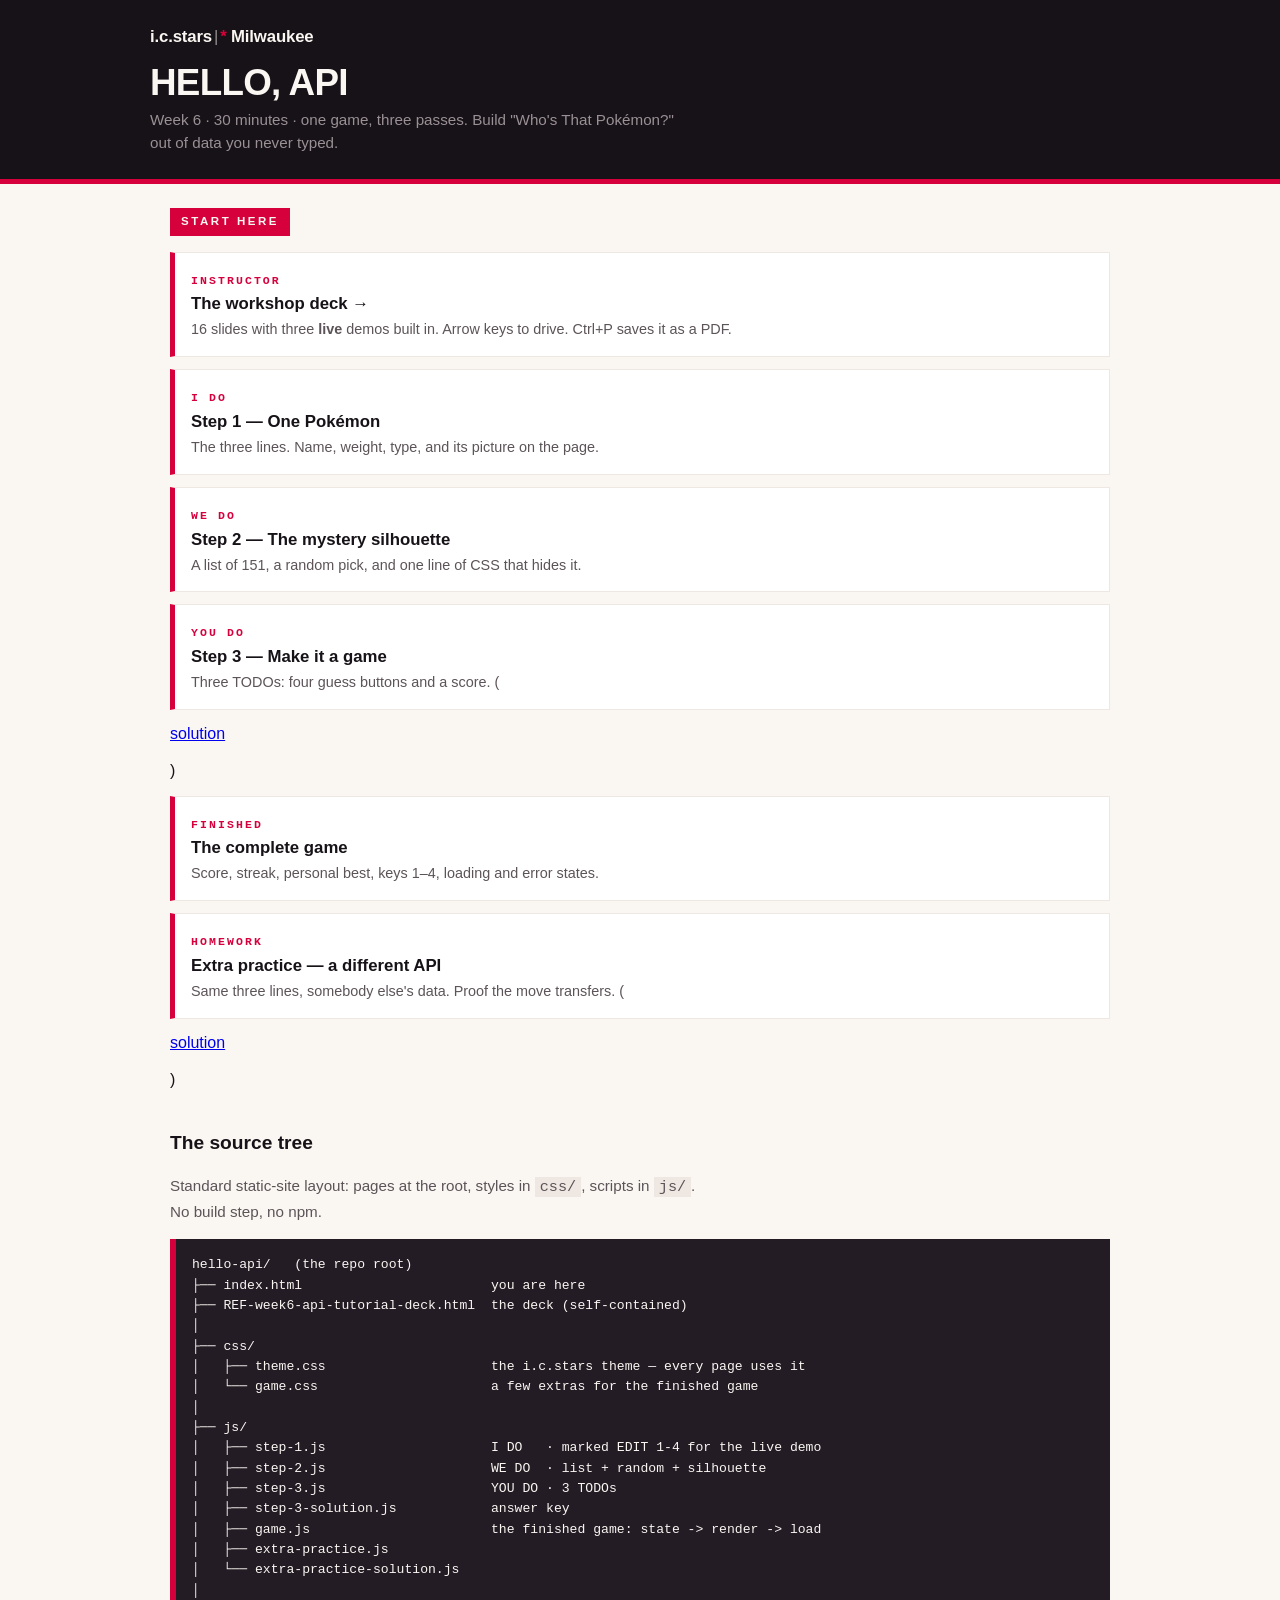
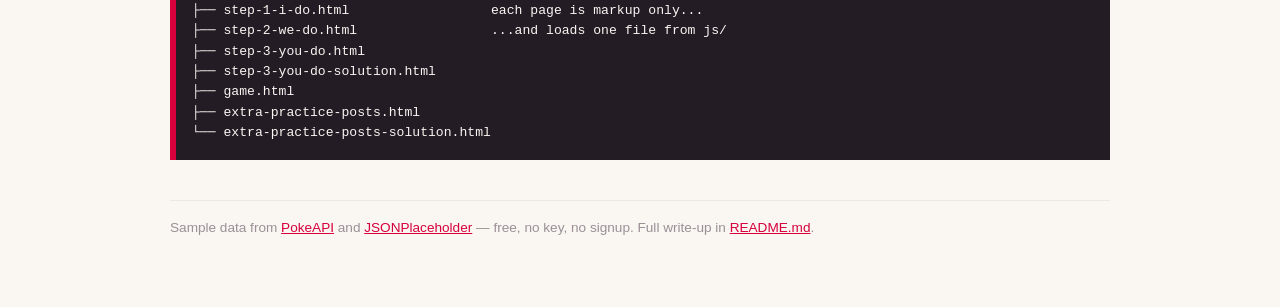
<file: index.html>
<!DOCTYPE html>
<html lang="en">
<head>
  <meta charset="UTF-8">
  <meta name="viewport" content="width=device-width, initial-scale=1.0">
  <title>Hello, API — i.c.stars Week 6 Tutorial</title>
  <link rel="stylesheet" href="css/theme.css">
  <style>
    .links { display: grid; gap: 12px; margin-top: 16px; }
    .link {
      display: block;
      text-decoration: none;
      color: var(--ink);
      background: #fff;
      border: 1px solid var(--paper-dim);
      border-left: 5px solid var(--red);
      padding: 14px 16px;
    }
    .link:hover { background: var(--paper-dim); }
    .link b { display: block; font-size: 1.05rem; }
    .link span { color: var(--grey-dark); font-size: .9rem; }
    .link .pass {
      font-family: var(--mono); font-size: .72rem; letter-spacing: .18em;
      text-transform: uppercase; color: var(--red); font-weight: 700;
    }
    .tree {
      font-family: var(--mono); font-size: .82rem; white-space: pre;
      background: var(--ink-soft); color: var(--paper);
      border-left: 6px solid var(--red); padding: 16px; overflow-x: auto;
      margin-top: 16px;
    }
  </style>
</head>
<body>

  <header class="ics-header">
    <div class="ics-wrap">
      <div class="ics-brand">i.c.stars<span class="pipe">|</span><span class="star">*</span> Milwaukee</div>
      <h1 class="ics-title">Hello, API</h1>
      <p class="ics-sub">
        Week 6 · 30 minutes · one game, three passes. Build "Who's That Pokémon?"
        out of data you never typed.
      </p>
    </div>
  </header>

  <main class="ics-wrap">

    <span class="ics-step">Start here</span>

    <div class="links">
      <a class="link" href="REF-week6-api-tutorial-deck.html">
        <span class="pass">Instructor</span>
        <b>The workshop deck &rarr;</b>
        <span>16 slides with three <strong>live</strong> demos built in. Arrow keys to drive.
          Ctrl+P saves it as a PDF.</span>
      </a>

      <a class="link" href="step-1-i-do.html">
        <span class="pass">I do</span>
        <b>Step 1 — One Pokémon</b>
        <span>The three lines. Name, weight, type, and its picture on the page.</span>
      </a>

      <a class="link" href="step-2-we-do.html">
        <span class="pass">We do</span>
        <b>Step 2 — The mystery silhouette</b>
        <span>A list of 151, a random pick, and one line of CSS that hides it.</span>
      </a>

      <a class="link" href="step-3-you-do.html">
        <span class="pass">You do</span>
        <b>Step 3 — Make it a game</b>
        <span>Three TODOs: four guess buttons and a score.
          (<a href="step-3-you-do-solution.html">solution</a>)</span>
      </a>

      <a class="link" href="game.html">
        <span class="pass">Finished</span>
        <b>The complete game</b>
        <span>Score, streak, personal best, keys 1&ndash;4, loading and error states.</span>
      </a>

      <a class="link" href="extra-practice-posts.html">
        <span class="pass">Homework</span>
        <b>Extra practice — a different API</b>
        <span>Same three lines, somebody else's data. Proof the move transfers.
          (<a href="extra-practice-posts-solution.html">solution</a>)</span>
      </a>
    </div>

    <h2 style="margin-top:36px;font-size:1.2rem">The source tree</h2>
    <p class="ics-sub" style="color:var(--grey-dark)">
      Standard static-site layout: pages at the root, styles in <code>css/</code>,
      scripts in <code>js/</code>. No build step, no npm.
    </p>

    <div class="tree">hello-api/   (the repo root)
├── index.html                        you are here
├── REF-week6-api-tutorial-deck.html  the deck (self-contained)
│
├── css/
│   ├── theme.css                     the i.c.stars theme — every page uses it
│   └── game.css                      a few extras for the finished game
│
├── js/
│   ├── step-1.js                     I DO   · marked EDIT 1-4 for the live demo
│   ├── step-2.js                     WE DO  · list + random + silhouette
│   ├── step-3.js                     YOU DO · 3 TODOs
│   ├── step-3-solution.js            answer key
│   ├── game.js                       the finished game: state -> render -> load
│   ├── extra-practice.js
│   └── extra-practice-solution.js
│
├── step-1-i-do.html                  each page is markup only...
├── step-2-we-do.html                 ...and loads one file from js/
├── step-3-you-do.html
├── step-3-you-do-solution.html
├── game.html
├── extra-practice-posts.html
└── extra-practice-posts-solution.html</div>

    <p class="ics-footer">
      Sample data from <a href="https://pokeapi.co/">PokeAPI</a> and
      <a href="https://jsonplaceholder.typicode.com/">JSONPlaceholder</a> — free, no key, no signup.
      Full write-up in <a href="https://github.com/icstars-milwaukee/hello-api/blob/main/README.md">README.md</a>.
    </p>
  </main>

</body>
</html>
</file>
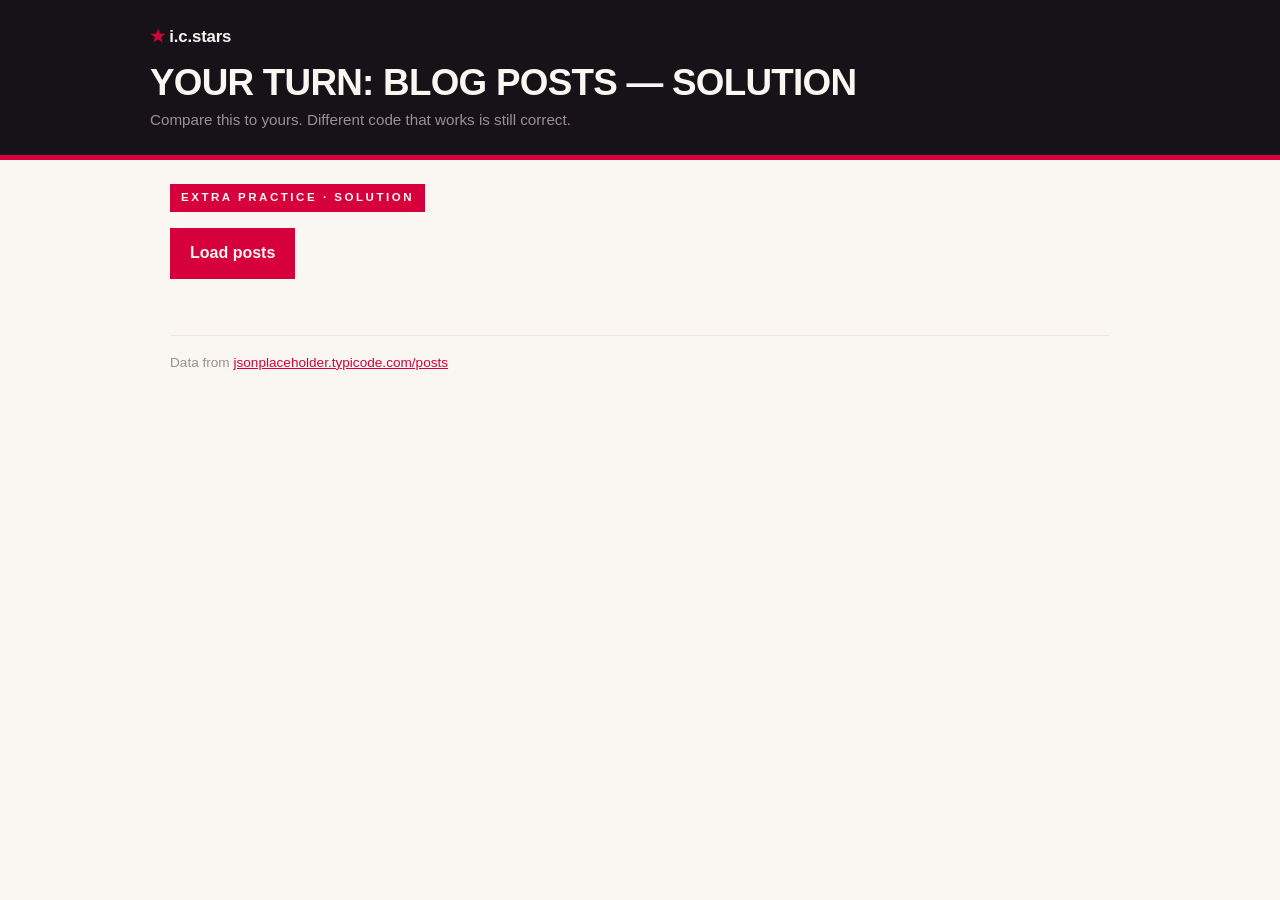
<file: extra-practice-posts-solution.html>
<!DOCTYPE html>
<html lang="en">
<head>
  <meta charset="UTF-8">
  <meta name="viewport" content="width=device-width, initial-scale=1.0">
  <title>Step 3 · Solution</title>
  <link rel="stylesheet" href="css/theme.css">
</head>
<body>

  <header class="ics-header">
    <div class="ics-wrap">
      <div class="ics-brand"><span class="star">★</span> i.c.stars</div>
      <h1 class="ics-title">Your Turn: Blog Posts — Solution</h1>
      <p class="ics-sub">Compare this to yours. Different code that works is still correct.</p>
    </div>
  </header>

  <main class="ics-wrap">
    <span class="ics-step">Extra practice · Solution</span>

    <div class="ics-row">
      <button class="ics-btn" id="loadBtn">Load posts</button>
      <span class="ics-count" id="count"></span>
    </div>

    <div class="ics-grid" id="cards"></div>

    <p class="ics-footer">
      Data from <a href="https://jsonplaceholder.typicode.com/posts">jsonplaceholder.typicode.com/posts</a>
    </p>
  </main>

  <script src="js/extra-practice-solution.js"></script>

</body>
</html>
</file>
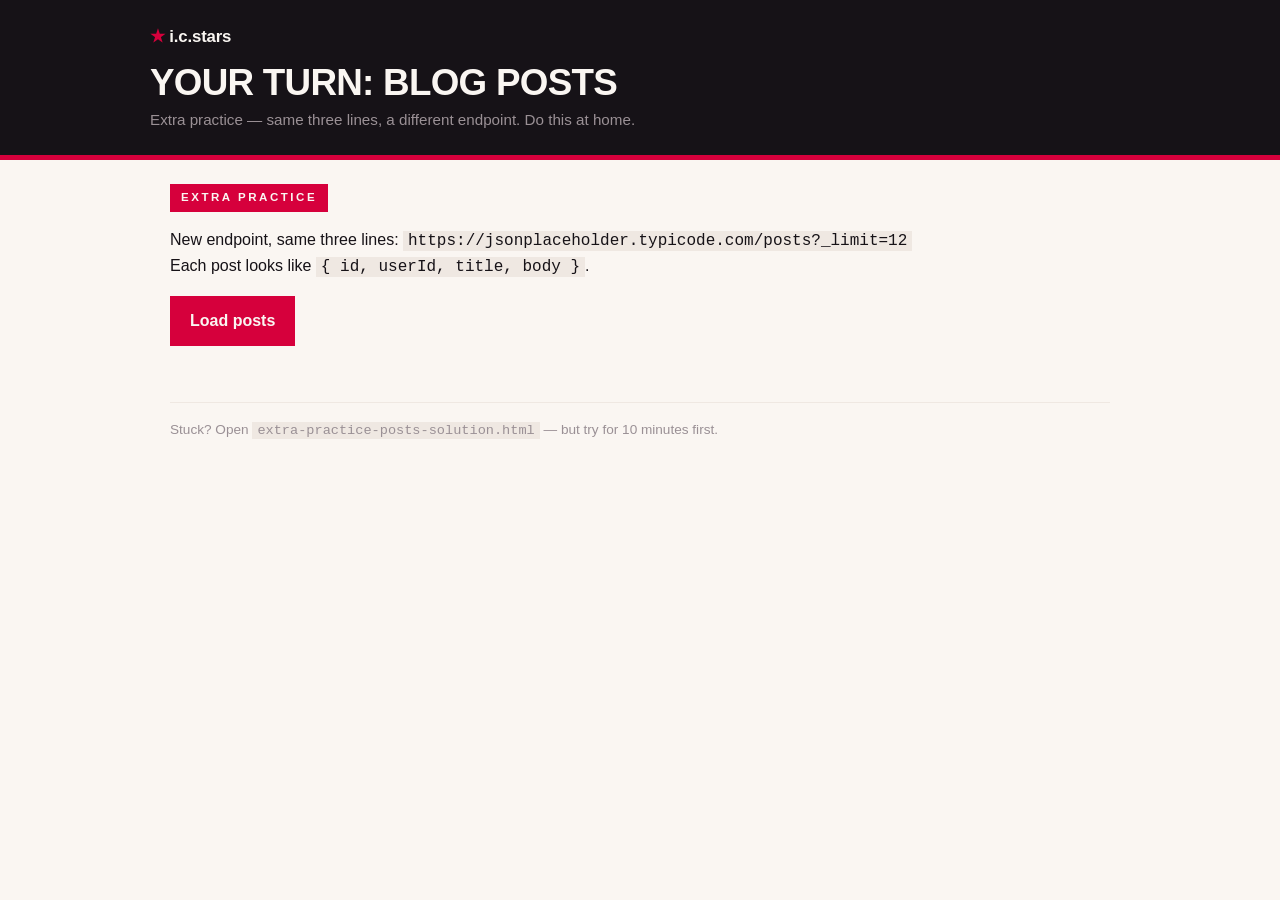
<file: extra-practice-posts.html>
<!DOCTYPE html>
<html lang="en">
<head>
  <meta charset="UTF-8">
  <meta name="viewport" content="width=device-width, initial-scale=1.0">
  <title>Step 3 · You Do — Your Turn</title>
  <link rel="stylesheet" href="css/theme.css">
</head>
<body>

  <header class="ics-header">
    <div class="ics-wrap">
      <div class="ics-brand"><span class="star">★</span> i.c.stars</div>
      <h1 class="ics-title">Your Turn: Blog Posts</h1>
      <p class="ics-sub">Extra practice — same three lines, a different endpoint. Do this at home.</p>
    </div>
  </header>

  <main class="ics-wrap">
    <span class="ics-step">Extra practice</span>

    <p>
      New endpoint, same three lines:
      <code>https://jsonplaceholder.typicode.com/posts?_limit=12</code><br>
      Each post looks like <code>{ id, userId, title, body }</code>.
    </p>

    <div class="ics-row">
      <button class="ics-btn" id="loadBtn">Load posts</button>
      <span class="ics-count" id="count"></span>
    </div>

    <div class="ics-grid" id="cards"></div>

    <p class="ics-footer">Stuck? Open <code>extra-practice-posts-solution.html</code> — but try for 10 minutes first.</p>
  </main>

  <script src="js/extra-practice.js"></script>

</body>
</html>
</file>
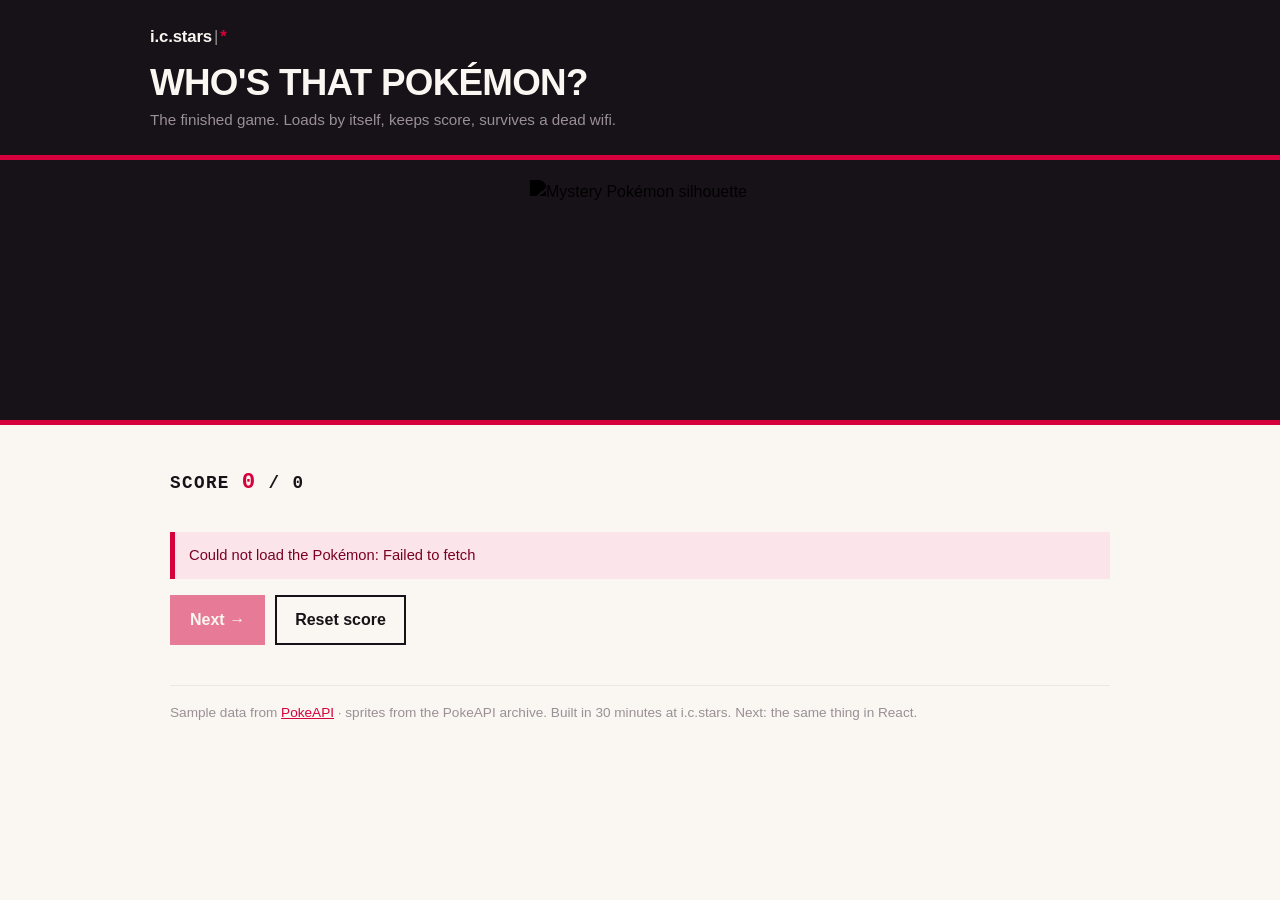
<file: game.html>
<!DOCTYPE html>
<html lang="en">
<head>
  <meta charset="UTF-8">
  <meta name="viewport" content="width=device-width, initial-scale=1.0">
  <title>Who's That Pokémon? · i.c.stars</title>

  <!-- Two stylesheets: the shared theme, then this site's few extras. -->
  <link rel="stylesheet" href="css/theme.css">
  <link rel="stylesheet" href="css/game.css">
</head>
<body>

  <header class="ics-header">
    <div class="ics-wrap">
      <div class="ics-brand">i.c.stars<span class="pipe">|</span><span class="star">*</span></div>
      <h1 class="ics-title">Who's That Pokémon?</h1>
      <p class="ics-sub">The finished game. Loads by itself, keeps score, survives a dead wifi.</p>
    </div>
  </header>

  <div class="ics-stage">
    <img id="sprite" class="ics-sprite hidden" alt="Mystery Pokémon silhouette">
  </div>

  <main class="ics-wrap">

    <div class="ics-row scoreboard">
      <span class="ics-score" id="score">SCORE <b>0</b> / 0</span>
      <span class="streak" id="streak"></span>
      <span class="ics-count" id="best"></span>
    </div>

    <!-- JavaScript owns everything below this line. -->
    <div class="ics-choices" id="choices"></div>
    <div class="ics-note" id="status">Loading 151 Pokémon...</div>

    <div class="ics-row">
      <button class="ics-btn" id="nextBtn" disabled>Next &rarr;</button>
      <button class="ics-btn ghost" id="resetBtn">Reset score</button>
    </div>

    <p class="ics-footer">
      Sample data from <a href="https://pokeapi.co/">PokeAPI</a> · sprites from the PokeAPI archive.
      Built in 30 minutes at i.c.stars. Next: the same thing in React.
    </p>
  </main>

  <!-- Script last, so the HTML above already exists when it runs. -->
  <script src="js/game.js"></script>
</body>
</html>
</file>
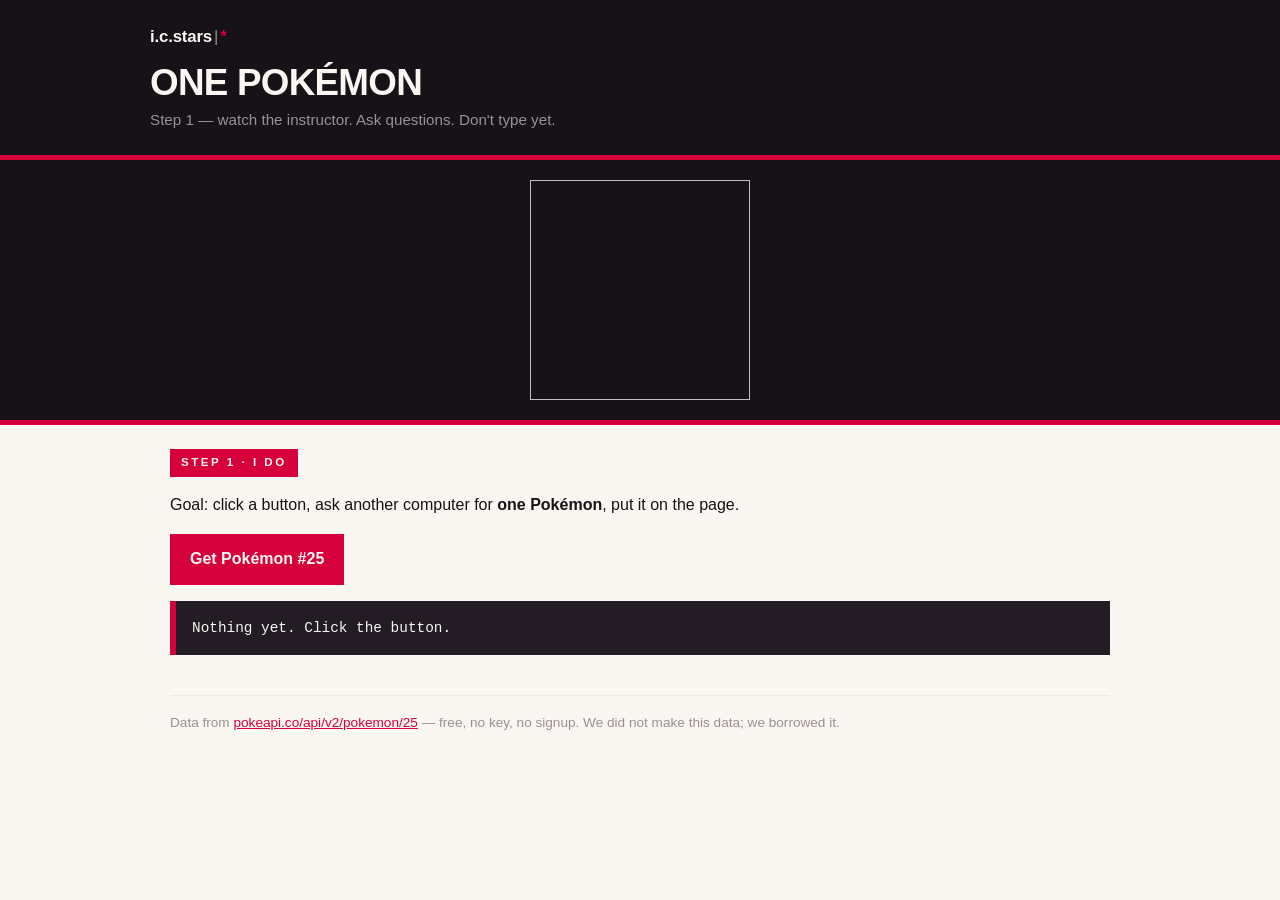
<file: step-1-i-do.html>
<!DOCTYPE html>
<html lang="en">
<head>
  <meta charset="UTF-8">
  <meta name="viewport" content="width=device-width, initial-scale=1.0">
  <title>Step 1 · I Do — One Pokémon</title>
  <link rel="stylesheet" href="css/theme.css">
</head>
<body>

  <header class="ics-header">
    <div class="ics-wrap">
      <div class="ics-brand">i.c.stars<span class="pipe">|</span><span class="star">*</span></div>
      <h1 class="ics-title">One Pokémon</h1>
      <p class="ics-sub">Step 1 — watch the instructor. Ask questions. Don't type yet.</p>
    </div>
  </header>

  <div class="ics-stage">
    <img id="sprite" class="ics-sprite" alt="">
  </div>

  <main class="ics-wrap">
    <span class="ics-step">Step 1 · I do</span>

    <p>Goal: click a button, ask another computer for <strong>one Pokémon</strong>, put it on the page.</p>

    <div class="ics-row">
      <button class="ics-btn" id="loadBtn">Get Pokémon #25</button>
    </div>

    <!-- Empty on purpose. JavaScript fills these in. -->
    <div class="ics-out" id="output">Nothing yet. Click the button.</div>

    <p class="ics-footer">
      Data from <a href="https://pokeapi.co/api/v2/pokemon/25">pokeapi.co/api/v2/pokemon/25</a>
      — free, no key, no signup. We did not make this data; we borrowed it.
    </p>
  </main>

  <script src="js/step-1.js"></script>

</body>
</html>
</file>
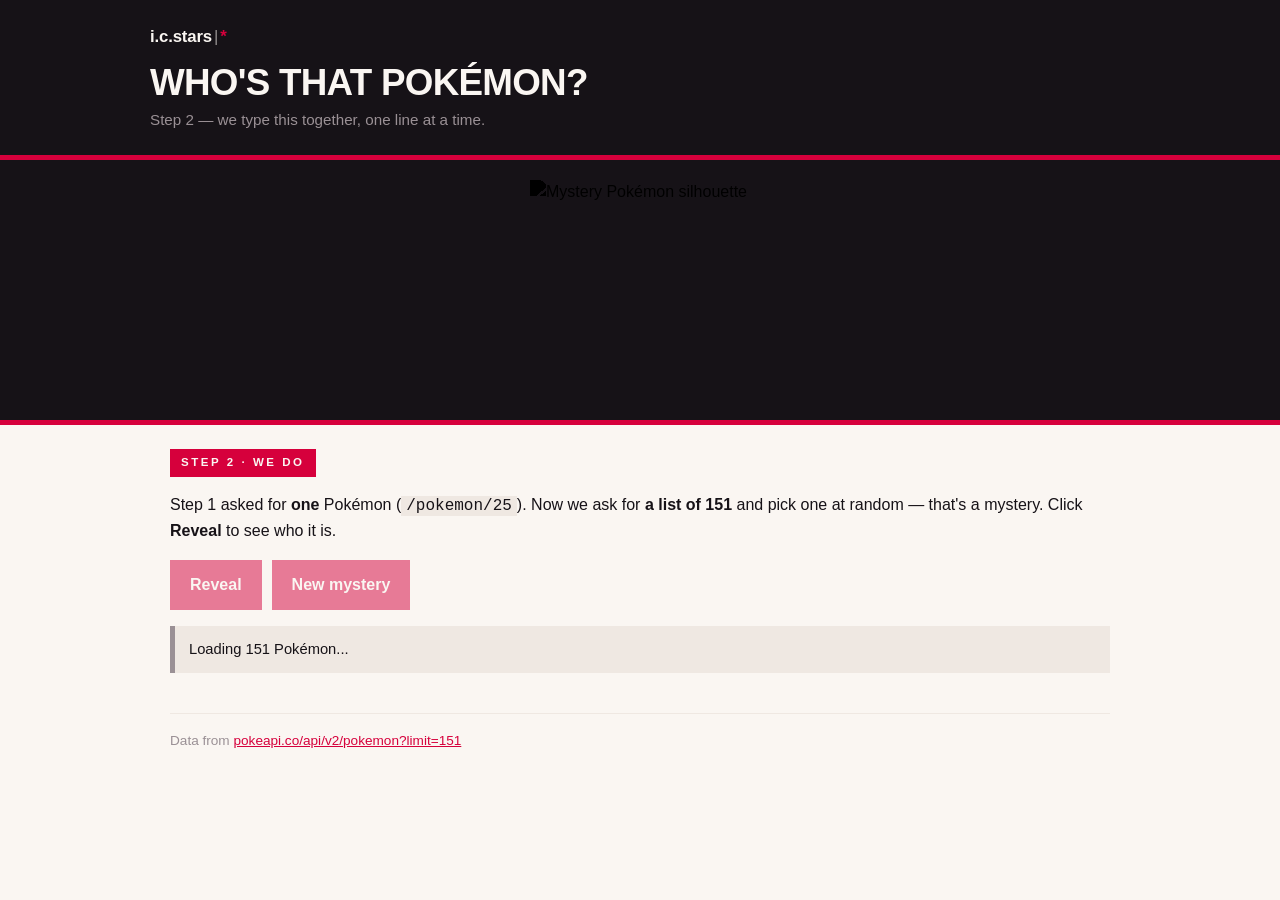
<file: step-2-we-do.html>
<!DOCTYPE html>
<html lang="en">
<head>
  <meta charset="UTF-8">
  <meta name="viewport" content="width=device-width, initial-scale=1.0">
  <title>Step 2 · We Do — The Mystery Silhouette</title>
  <link rel="stylesheet" href="css/theme.css">
</head>
<body>

  <header class="ics-header">
    <div class="ics-wrap">
      <div class="ics-brand">i.c.stars<span class="pipe">|</span><span class="star">*</span></div>
      <h1 class="ics-title">Who's That Pokémon?</h1>
      <p class="ics-sub">Step 2 — we type this together, one line at a time.</p>
    </div>
  </header>

  <div class="ics-stage">
    <img id="sprite" class="ics-sprite hidden" alt="Mystery Pokémon silhouette">
  </div>

  <main class="ics-wrap">
    <span class="ics-step">Step 2 · We do</span>

    <p>
      Step 1 asked for <strong>one</strong> Pokémon (<code>/pokemon/25</code>).
      Now we ask for <strong>a list of 151</strong> and pick one at random —
      that's a mystery. Click <strong>Reveal</strong> to see who it is.
    </p>

    <div class="ics-row">
      <button class="ics-btn" id="revealBtn" disabled>Reveal</button>
      <button class="ics-btn" id="nextBtn" disabled>New mystery</button>
      <span class="ics-count" id="answer"></span>
    </div>

    <div class="ics-note" id="status">Loading 151 Pokémon...</div>

    <p class="ics-footer">
      Data from <a href="https://pokeapi.co/api/v2/pokemon?limit=151">pokeapi.co/api/v2/pokemon?limit=151</a>
    </p>
  </main>

  <script src="js/step-2.js"></script>

</body>
</html>
</file>
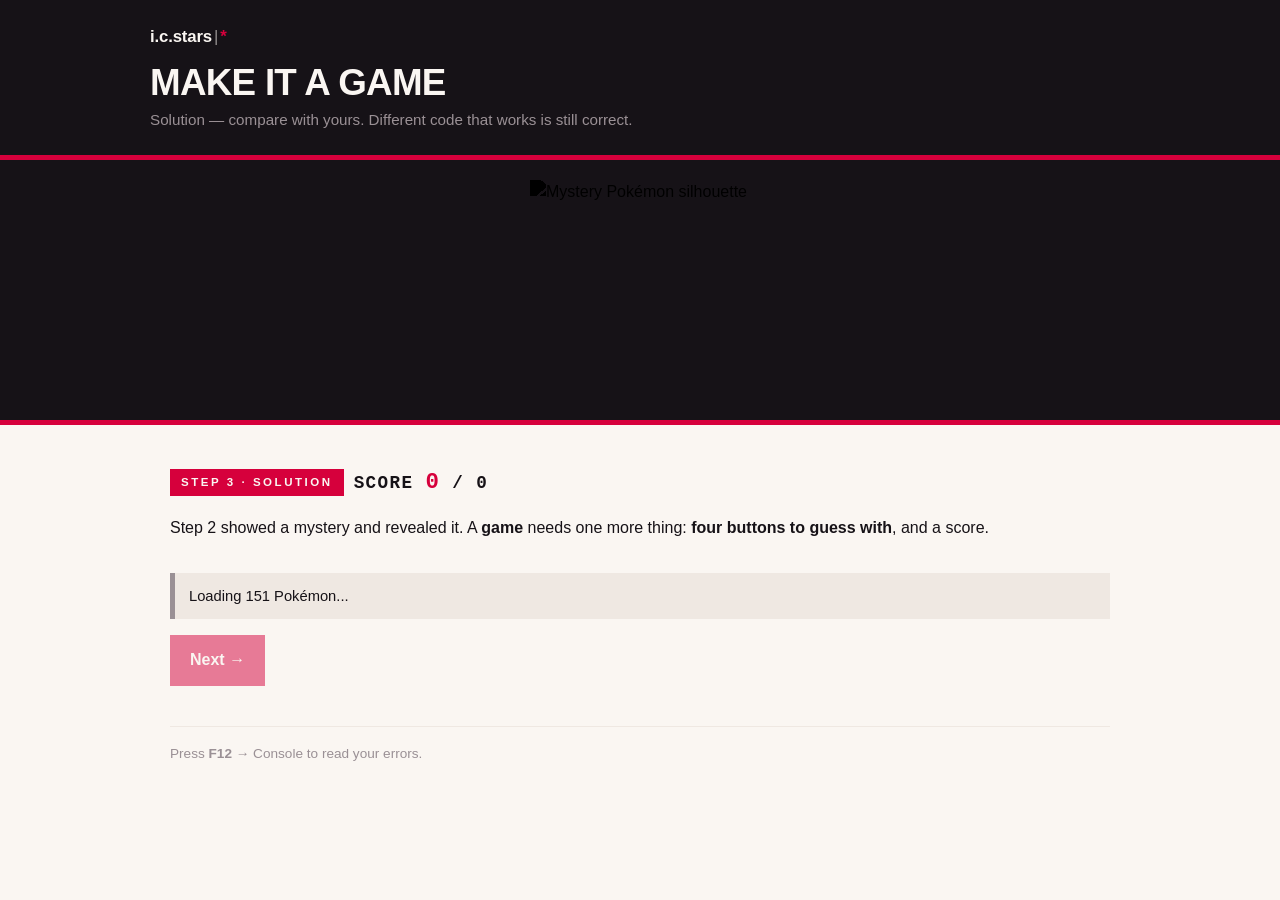
<file: step-3-you-do-solution.html>
<!DOCTYPE html>
<html lang="en">
<head>
  <meta charset="UTF-8">
  <meta name="viewport" content="width=device-width, initial-scale=1.0">
  <title>Step 3 · Solution — Make It a Game</title>
  <link rel="stylesheet" href="css/theme.css">
</head>
<body>

  <header class="ics-header">
    <div class="ics-wrap">
      <div class="ics-brand">i.c.stars<span class="pipe">|</span><span class="star">*</span></div>
      <h1 class="ics-title">Make It a Game</h1>
      <p class="ics-sub">Solution — compare with yours. Different code that works is still correct.</p>
    </div>
  </header>

  <div class="ics-stage">
    <img id="sprite" class="ics-sprite hidden" alt="Mystery Pokémon silhouette">
  </div>

  <main class="ics-wrap">
    <div class="ics-row">
      <span class="ics-step">Step 3 · Solution</span>
      <span class="ics-score" id="score">SCORE <b>0</b> / 0</span>
    </div>

    <p>
      Step 2 showed a mystery and revealed it. A <strong>game</strong> needs one more thing:
      <strong>four buttons to guess with</strong>, and a score.
    </p>

    <!-- Your four buttons will go in here. -->
    <div class="ics-choices" id="choices"></div>

    <div class="ics-note" id="status">Loading 151 Pokémon...</div>

    <div class="ics-row">
      <button class="ics-btn" id="nextBtn" disabled>Next &rarr;</button>
    </div>

    <p class="ics-footer">
      Press <strong>F12</strong> → Console to read your errors.
    </p>
  </main>

  <script src="js/step-3-solution.js"></script>

</body>
</html>
</file>
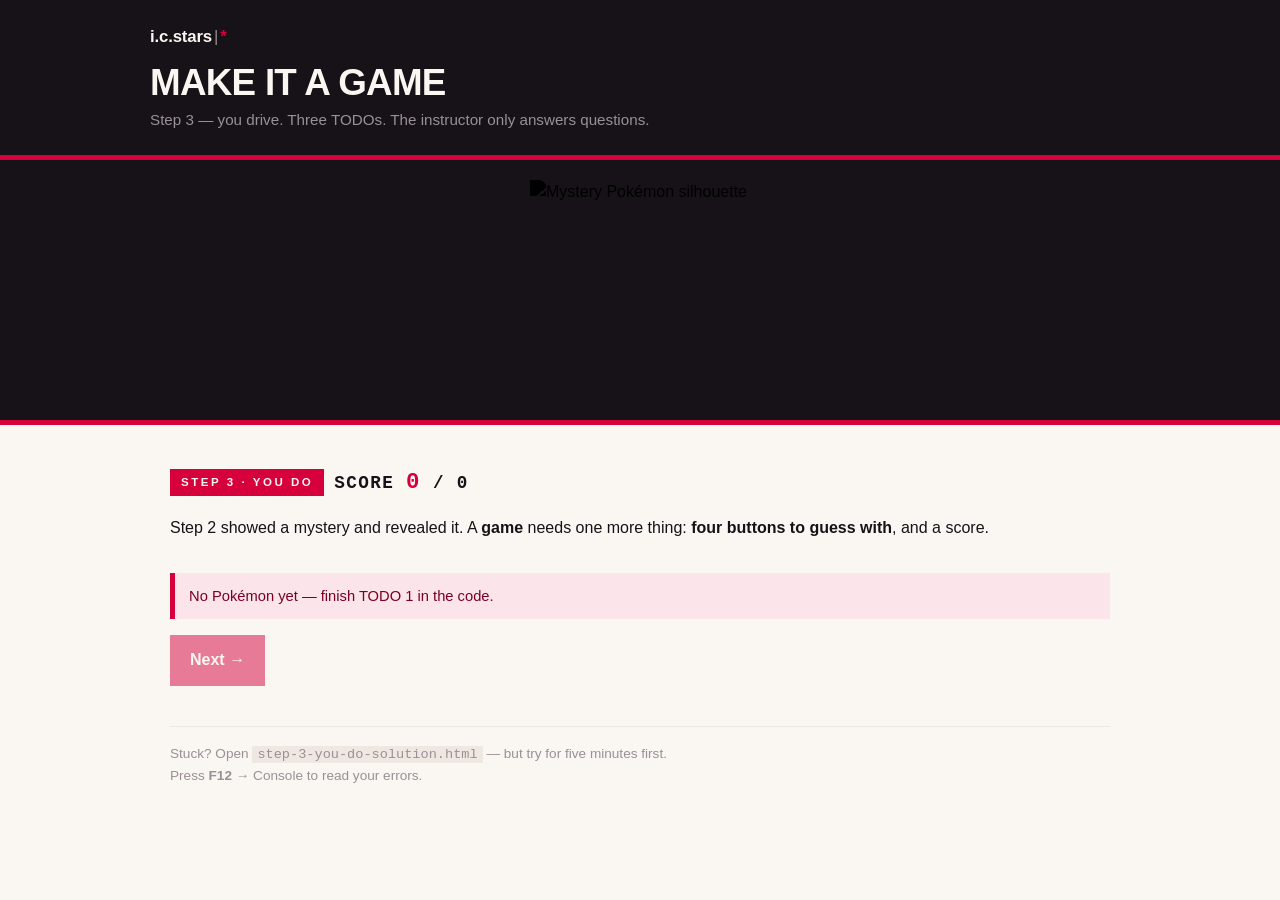
<file: step-3-you-do.html>
<!DOCTYPE html>
<html lang="en">
<head>
  <meta charset="UTF-8">
  <meta name="viewport" content="width=device-width, initial-scale=1.0">
  <title>Step 3 · You Do — Make It a Game</title>
  <link rel="stylesheet" href="css/theme.css">
</head>
<body>

  <header class="ics-header">
    <div class="ics-wrap">
      <div class="ics-brand">i.c.stars<span class="pipe">|</span><span class="star">*</span></div>
      <h1 class="ics-title">Make It a Game</h1>
      <p class="ics-sub">Step 3 — you drive. Three TODOs. The instructor only answers questions.</p>
    </div>
  </header>

  <div class="ics-stage">
    <img id="sprite" class="ics-sprite hidden" alt="Mystery Pokémon silhouette">
  </div>

  <main class="ics-wrap">
    <div class="ics-row">
      <span class="ics-step">Step 3 · You do</span>
      <span class="ics-score" id="score">SCORE <b>0</b> / 0</span>
    </div>

    <p>
      Step 2 showed a mystery and revealed it. A <strong>game</strong> needs one more thing:
      <strong>four buttons to guess with</strong>, and a score.
    </p>

    <!-- Your four buttons will go in here. -->
    <div class="ics-choices" id="choices"></div>

    <div class="ics-note" id="status">Loading 151 Pokémon...</div>

    <div class="ics-row">
      <button class="ics-btn" id="nextBtn" disabled>Next &rarr;</button>
    </div>

    <p class="ics-footer">
      Stuck? Open <code>step-3-you-do-solution.html</code> — but try for five minutes first.
      <br>Press <strong>F12</strong> → Console to read your errors.
    </p>
  </main>

  <script src="js/step-3.js"></script>

</body>
</html>
</file>
<file: css/theme.css>
/* ============================================================
   i.c.stars theme — one stylesheet, used by every file tonight.
   Same colors as the workshop deck: ink, paper, red.
   You do NOT need to understand this file to finish the tutorial.
   ============================================================ */

/* 1. Design tokens: every color has ONE name, defined once. */
:root {
  --ink:       #161217;
  --ink-soft:  #231C24;
  --paper:     #FAF6F2;
  --paper-dim: #EFE8E2;
  --red:       #D6003C;
  --red-deep:  #A00030;
  --grey:      #9A9095;
  --grey-dark: #5C5458;

  --disp: "Segoe UI", "Helvetica Neue", Arial, sans-serif;
  --mono: Consolas, "Courier New", monospace;
  --gap:  16px;
}

/* 2. Page basics */
* { box-sizing: border-box; }

body {
  margin: 0;
  font-family: var(--disp);
  color: var(--ink);
  background: var(--paper);
  line-height: 1.55;
}

.ics-wrap { max-width: 980px; margin: 0 auto; padding: 24px 20px 56px; }

/* 3. Header — the ink bar with the red underline */
.ics-header {
  background: var(--ink);
  border-bottom: 5px solid var(--red);
  color: var(--paper);
  padding: 24px 20px;
}
.ics-header .ics-wrap { padding: 0; }

.ics-brand { font-weight: 900; font-size: 1.05rem; letter-spacing: -.01em; }
.ics-brand .pipe { font-weight: 400; opacity: .55; margin: 0 .12em; }
.ics-brand .star { color: var(--red); }

.ics-title {
  margin: 14px 0 6px;
  font-size: clamp(1.6rem, 4vw, 2.3rem);
  font-weight: 900;
  text-transform: uppercase;
  letter-spacing: -.02em;
  line-height: 1.02;
}
.ics-sub { margin: 0; color: var(--grey); font-size: .95rem; max-width: 64ch; }

/* 4. Step label — "STEP 1 · I DO" */
.ics-step {
  display: inline-block;
  background: var(--red);
  color: var(--paper);
  font-weight: 700;
  font-size: .72rem;
  letter-spacing: .22em;
  text-transform: uppercase;
  padding: 5px 11px;
}

/* 5. Cards — the box we use for every piece of API data */
.ics-grid {
  display: grid;
  grid-template-columns: repeat(auto-fill, minmax(240px, 1fr));
  gap: var(--gap);
  margin-top: var(--gap);
}

.ics-card {
  background: #fff;
  border: 1px solid var(--paper-dim);
  border-top: 4px solid var(--red);
  padding: 16px;
}
.ics-card h3 { margin: 0 0 6px; font-size: 1.02rem; }
.ics-card p  { margin: 2px 0; color: var(--grey-dark); font-size: .9rem; }

/* 6. Buttons */
.ics-btn {
  font: inherit;
  font-weight: 700;
  cursor: pointer;
  color: var(--paper);
  background: var(--red);
  border: 2px solid var(--red);
  padding: 11px 18px;
}
.ics-btn:hover    { background: var(--red-deep); border-color: var(--red-deep); }
.ics-btn:disabled { opacity: .5; cursor: not-allowed; }

/* 7. Text input / search box */
.ics-input {
  font: inherit;
  width: 100%;
  max-width: 360px;
  padding: 11px 12px;
  background: #fff;
  border: 1px solid var(--grey);
}
.ics-input:focus { outline: 3px solid var(--red); outline-offset: 1px; }

/* 8. Status messages: loading / error / empty */
.ics-note {
  margin-top: var(--gap);
  padding: 12px 14px;
  border-left: 5px solid var(--grey);
  background: var(--paper-dim);
  font-size: .92rem;
}
.ics-note.error   { border-left-color: var(--red); background: #FBE4EA; color: #7A0022; }
.ics-note.success { border-left-color: var(--ink); background: #E8F0E8; color: #1C3A1C; }

/* 9. Output box — where we print raw API data while learning */
.ics-out {
  font-family: var(--mono);
  font-size: .9rem;
  white-space: pre-wrap;
  background: var(--ink-soft);
  color: var(--paper);
  border-left: 6px solid var(--red);
  padding: 16px;
  margin-top: var(--gap);
  overflow-x: auto;
}

/* 10. Small helpers */
.ics-row    { display: flex; flex-wrap: wrap; gap: 10px; align-items: center; margin-top: var(--gap); }
.ics-count  { color: var(--grey-dark); font-size: .9rem; }
.ics-footer { margin-top: 40px; padding-top: 16px; border-top: 1px solid var(--paper-dim);
              color: var(--grey); font-size: .85rem; }
.ics-footer a { color: var(--red); }
code { font-family: var(--mono); background: var(--paper-dim); padding: 1px 5px; }

/* ============================================================
   11. GAME BITS — only step-3 (the game) uses these.
   ============================================================ */

/* The mystery picture. brightness(0) paints every pixel black
   = an instant silhouette, no image editing required. */
.ics-sprite {
  width: 220px;
  height: 220px;
  image-rendering: pixelated;      /* keep the retro sprite crisp */
  transition: filter .35s ease;
}
.ics-sprite.hidden { filter: brightness(0); }

.ics-stage {
  display: grid;
  place-items: center;
  background: var(--ink);
  border-bottom: 5px solid var(--red);
  padding: 20px;
  min-height: 260px;
}

/* The four answer buttons */
.ics-choices {
  display: grid;
  grid-template-columns: repeat(auto-fit, minmax(180px, 1fr));
  gap: 10px;
  margin-top: var(--gap);
}
.ics-choice {
  font: inherit;
  font-weight: 700;
  font-size: 1.05rem;
  text-transform: capitalize;
  cursor: pointer;
  padding: 16px 12px;
  color: var(--ink);
  background: #fff;
  border: 2px solid var(--ink);
}
.ics-choice:hover:enabled { background: var(--ink); color: var(--paper); }
.ics-choice:disabled      { cursor: default; }
.ics-choice.right { background: var(--ink);  color: var(--paper); border-color: var(--ink); }
.ics-choice.wrong { background: var(--red);  color: var(--paper); border-color: var(--red); opacity: .85; }

/* The scoreboard */
.ics-score {
  font-family: var(--mono);
  font-weight: 700;
  font-size: 1.1rem;
  letter-spacing: .08em;
}
.ics-score b { color: var(--red); font-size: 1.4rem; }
</file>
<file: css/game.css>
/* Extras for THIS site only. The theme does the heavy lifting. */

.scoreboard { justify-content: space-between; }

/* The streak flame, only shown once you're on a run */
.streak {
  font-weight: 700;
  font-size: 1rem;
  color: var(--red);
}

/* A quieter second button */
.ics-btn.ghost {
  background: transparent;
  color: var(--ink);
  border-color: var(--ink);
}
.ics-btn.ghost:hover { background: var(--ink); color: var(--paper); }

/* Hide the status box when there is nothing to say */
.hidden-note { display: none; }
</file>
